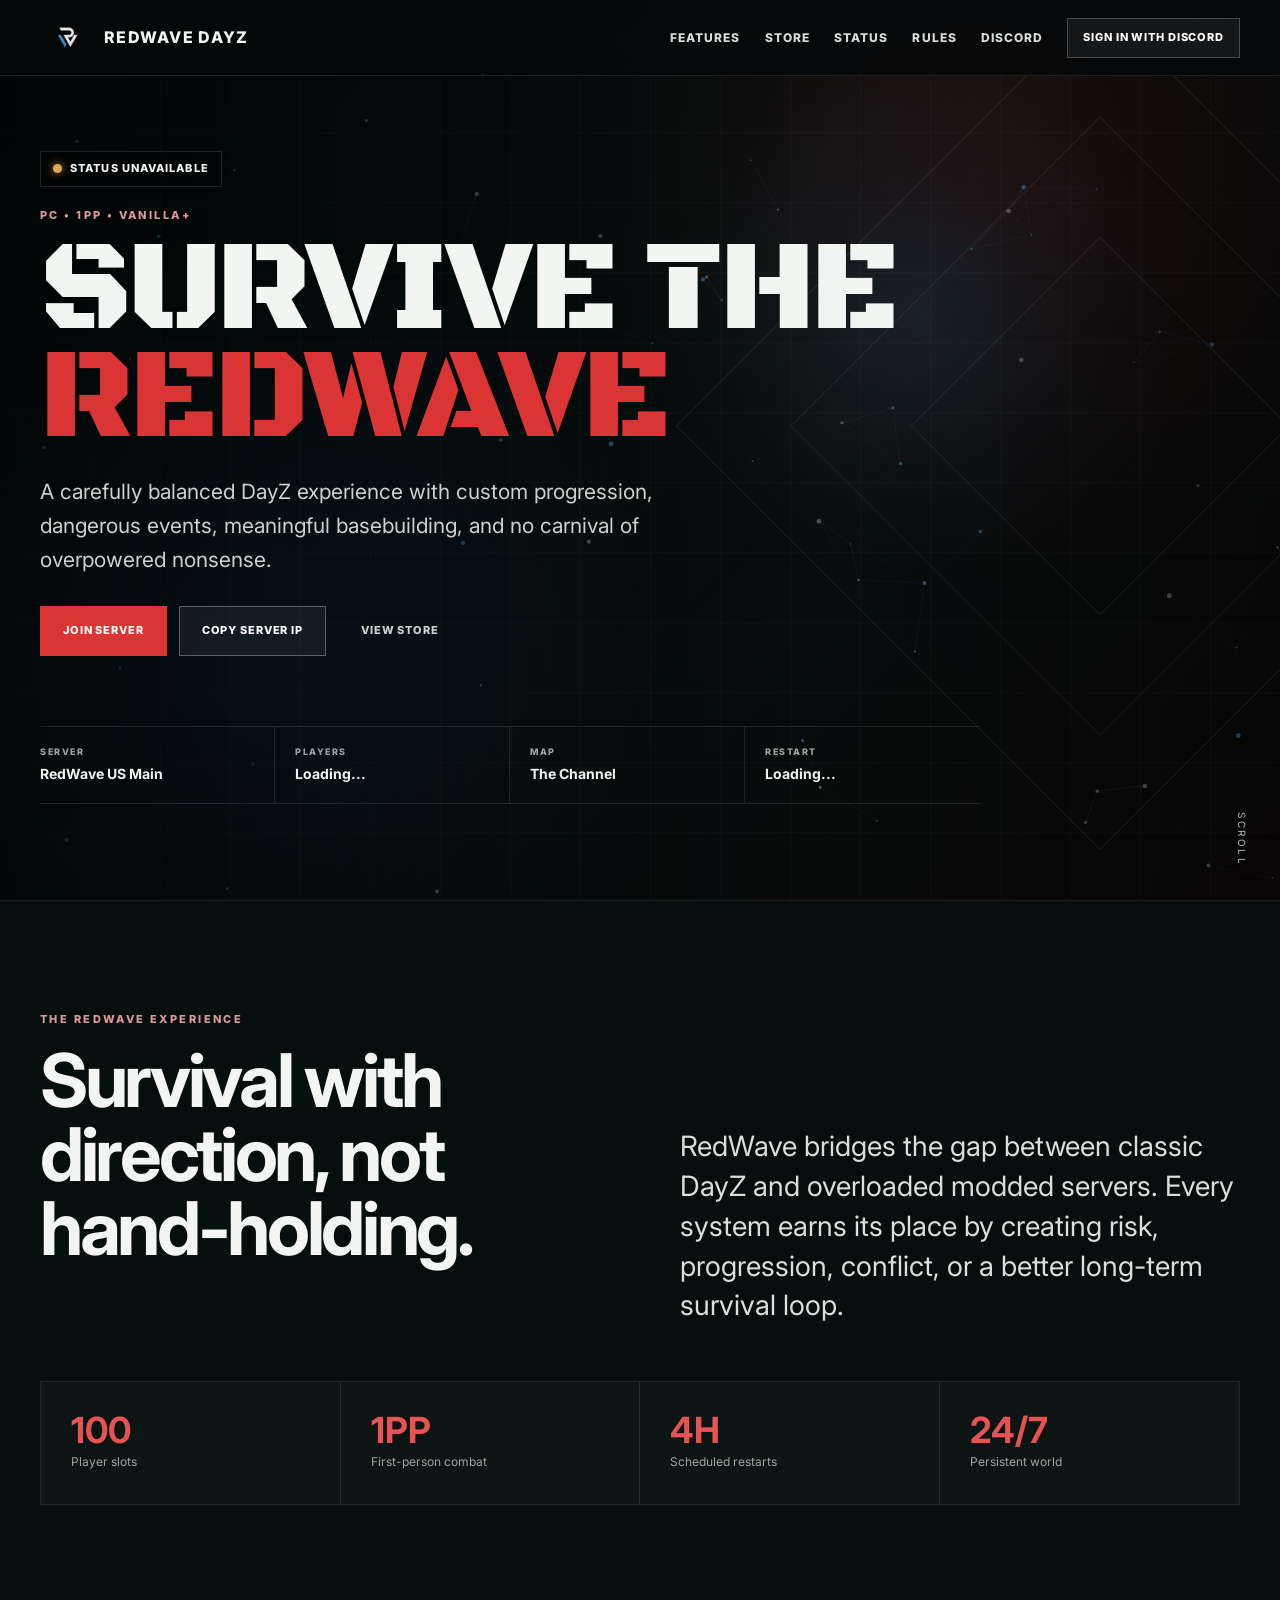
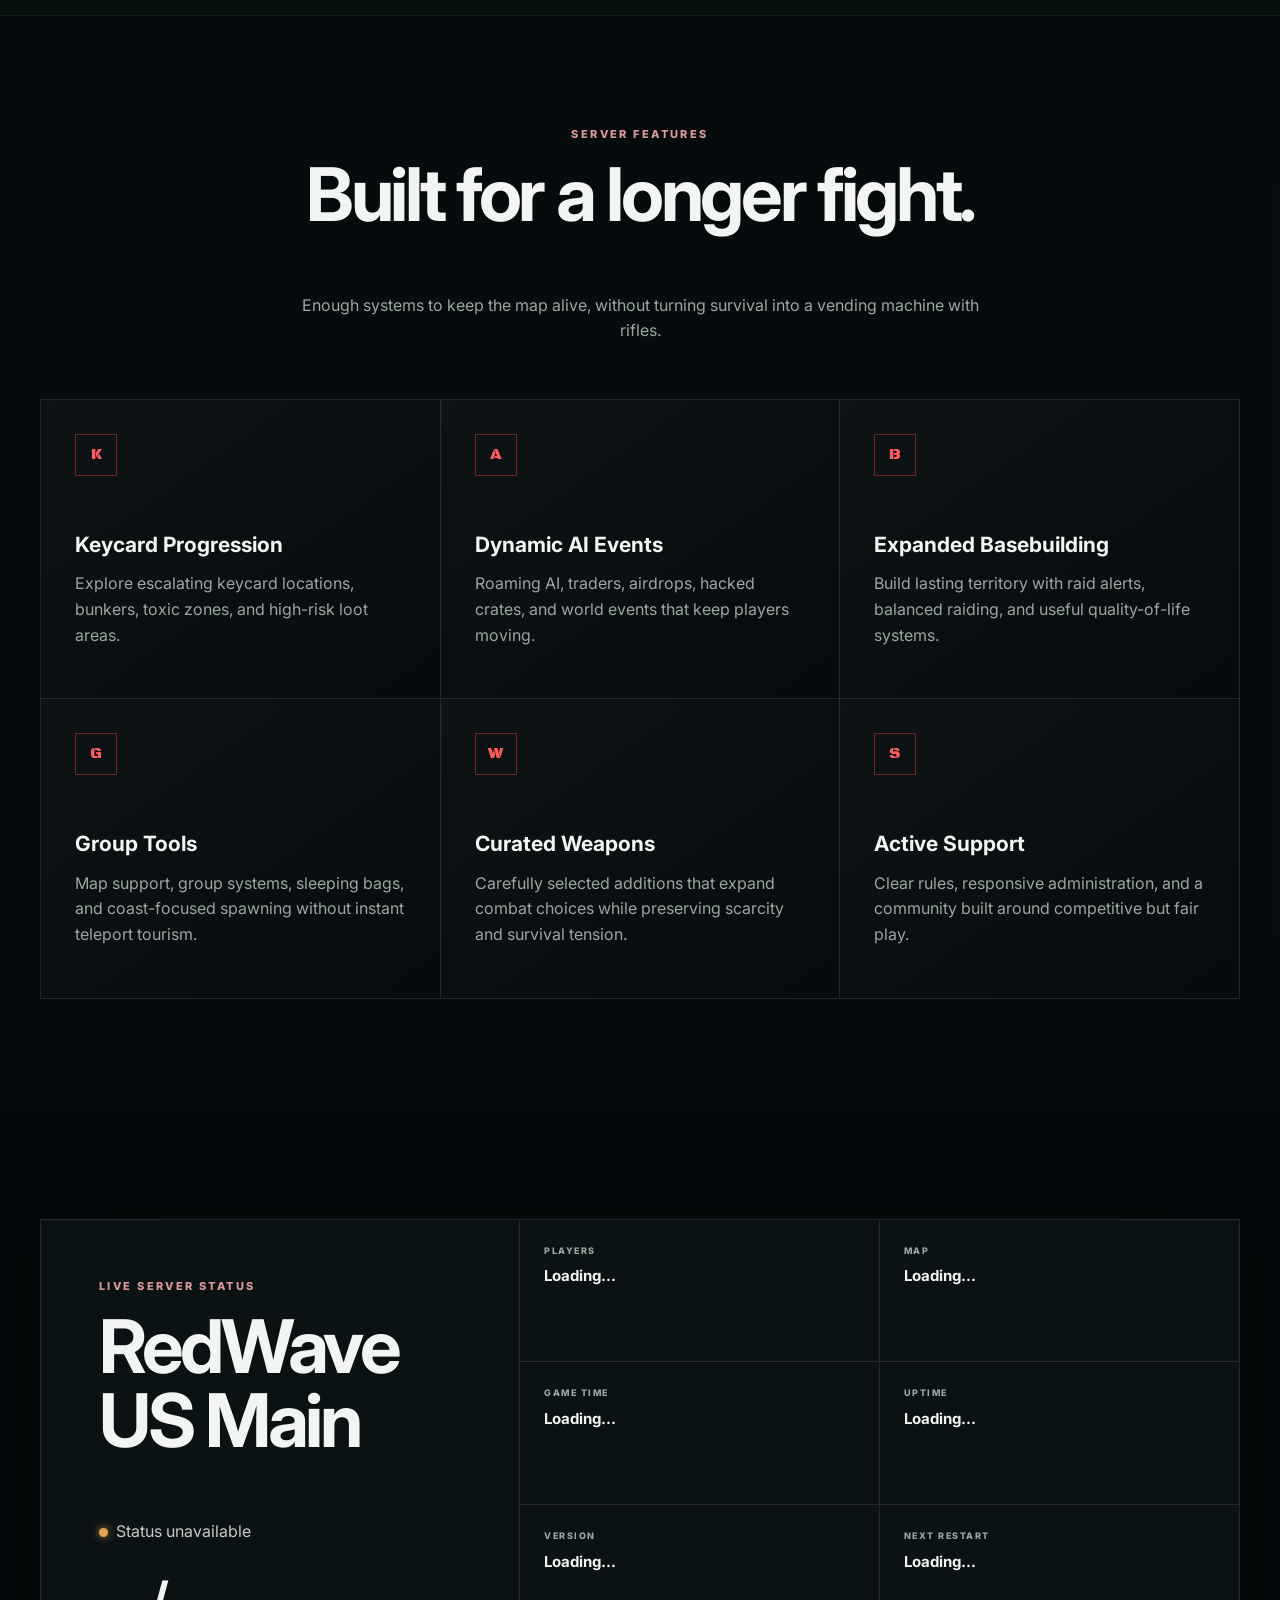
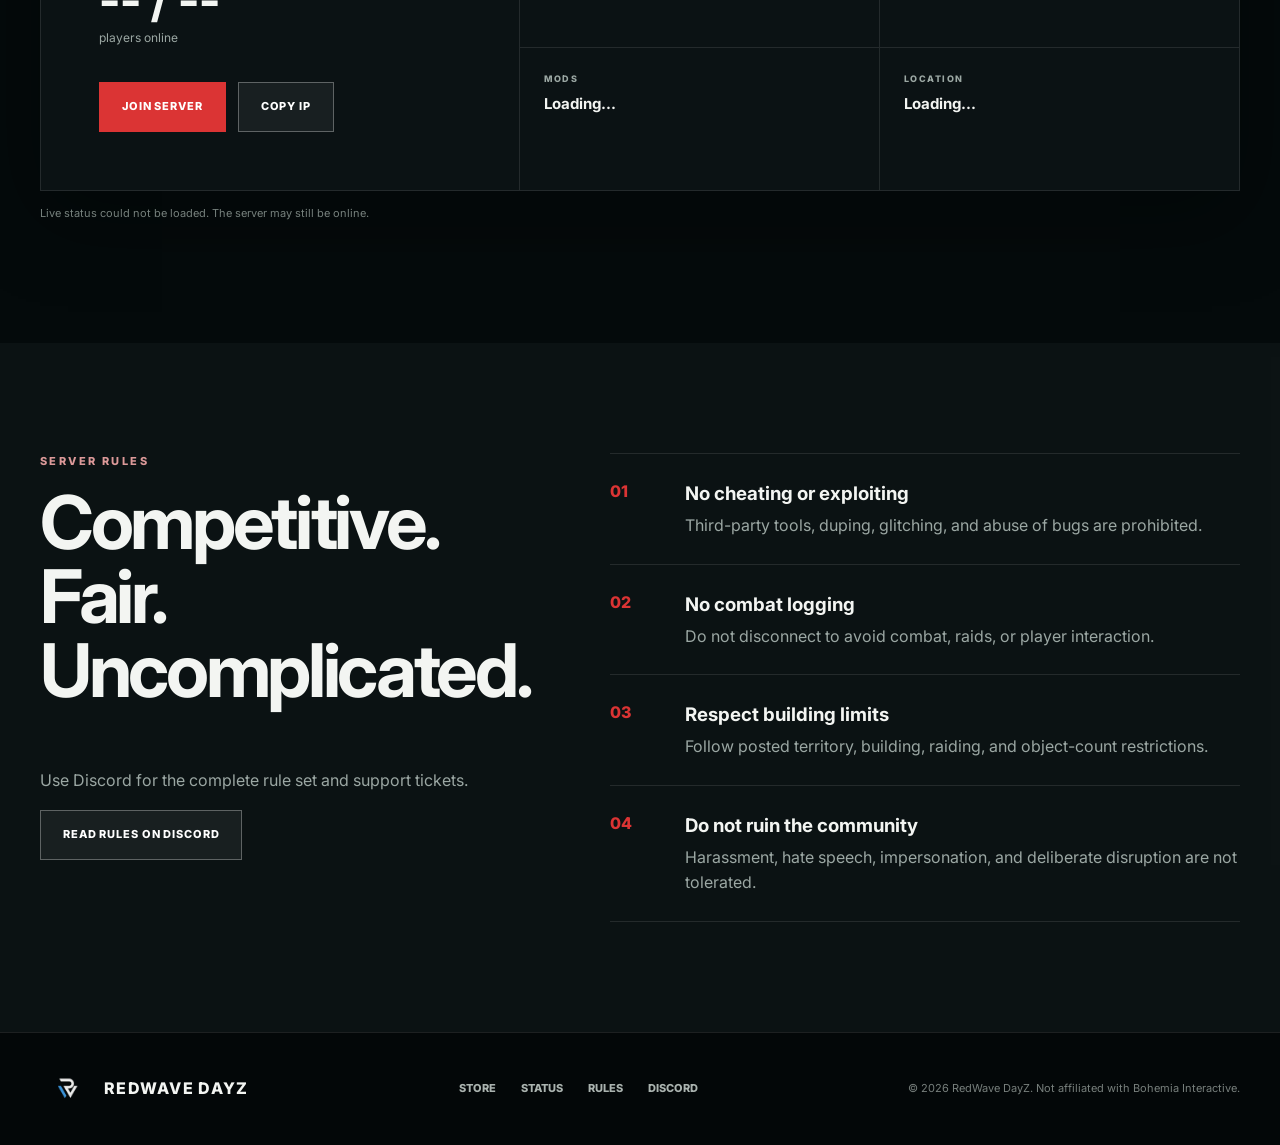
<file: index.html>
<!DOCTYPE html>

<html lang="en">
<head>
<meta charset="utf-8"/>
<meta content="width=device-width, initial-scale=1.0" name="viewport"/>
<meta content="RedWave DayZ, a balanced PC vanilla-plus survival server on The Channel with live server status and community features." name="description"/>
<title>RedWave DayZ | The Channel Vanilla+ Server</title>
<link href="https://fonts.googleapis.com" rel="preconnect"/>
<link crossorigin="" href="https://fonts.gstatic.com" rel="preconnect"/>
<link href="https://fonts.googleapis.com/css2?family=Black+Ops+One&amp;family=Inter:wght@400;500;600;700;800&amp;display=swap" rel="stylesheet"/>
<link href="styles.css?v=6" rel="stylesheet"/>
</head>
<body>
<canvas aria-hidden="true" id="interactiveBackground"></canvas>
<header class="site-header">
<a aria-label="RedWave home" class="brand" href="#home">
<img alt="RedWave logo" class="brand-logo" src="redwave-logo.png"/>
<span>REDWAVE DAYZ</span>
</a>
<button aria-expanded="false" aria-label="Open menu" class="menu-button" id="menuButton">
<span></span><span></span><span></span>
</button>
<nav aria-label="Main navigation" id="mainNav">
<a href="#features">Features</a>
<a href="store.html">Store</a>
<a href="#status">Status</a>
<a href="#rules">Rules</a>
<a href="https://discord.gg/wgDtSu8fn2" rel="noopener" target="_blank">Discord</a>
<button class="nav-login" id="discordLoginButton" type="button">Sign in with Discord</button>
</nav>
</header>
<main>
<section class="hero" id="home">
<div class="hero-overlay"></div>
<div class="hero-grid"></div>
<div class="hero-content">
<div class="hero-badge"><span class="status-dot" id="heroStatusDot"></span><span id="heroServerStatus">Checking server</span></div>
<p class="eyebrow">PC • 1PP • VANILLA+</p>
<h1>SURVIVE THE<br/><span>REDWAVE</span></h1>
<p class="hero-copy">A carefully balanced DayZ experience with custom progression, dangerous events, meaningful basebuilding, and no carnival of overpowered nonsense.</p>
<div class="hero-actions">
<a class="primary-button" href="steam://connect/146.168.41.133:2302">Join Server</a>
<button class="secondary-button" data-copy="146.168.41.133:2302">Copy Server IP</button>
<a class="ghost-button" href="store.html">View Store</a>
</div>
<div class="server-strip">
<div><span>SERVER</span><strong>RedWave US Main</strong></div>
<div><span>PLAYERS</span><strong id="heroPlayers">Loading...</strong></div>
<div><span>MAP</span><strong id="heroMap">The Channel</strong></div>
<div><span>RESTART</span><strong id="heroRestart">Loading...</strong></div>
</div>
</div>
<a class="scroll-cue" href="#features">SCROLL</a>
</section>
<section class="section intro-section">
<div class="intro-grid">
<div>
<p class="eyebrow">THE REDWAVE EXPERIENCE</p>
<h2>Survival with direction, not hand-holding.</h2>
</div>
<p class="lead">RedWave bridges the gap between classic DayZ and overloaded modded servers. Every system earns its place by creating risk, progression, conflict, or a better long-term survival loop.</p>
</div>
<div class="quick-stats">
<article><strong>100</strong><span>Player slots</span></article>
<article><strong>1PP</strong><span>First-person combat</span></article>
<article><strong>4H</strong><span>Scheduled restarts</span></article>
<article><strong>24/7</strong><span>Persistent world</span></article>
</div>
</section>
<section class="section dark-section" id="features">
<div class="section-heading centered">
<p class="eyebrow">SERVER FEATURES</p>
<h2>Built for a longer fight.</h2>
<p>Enough systems to keep the map alive, without turning survival into a vending machine with rifles.</p>
</div>
<div class="feature-grid">
<article class="feature-card"><span class="feature-icon">K</span><h3>Keycard Progression</h3><p>Explore escalating keycard locations, bunkers, toxic zones, and high-risk loot areas.</p></article>
<article class="feature-card"><span class="feature-icon">A</span><h3>Dynamic AI Events</h3><p>Roaming AI, traders, airdrops, hacked crates, and world events that keep players moving.</p></article>
<article class="feature-card"><span class="feature-icon">B</span><h3>Expanded Basebuilding</h3><p>Build lasting territory with raid alerts, balanced raiding, and useful quality-of-life systems.</p></article>
<article class="feature-card"><span class="feature-icon">G</span><h3>Group Tools</h3><p>Map support, group systems, sleeping bags, and coast-focused spawning without instant teleport tourism.</p></article>
<article class="feature-card"><span class="feature-icon">W</span><h3>Curated Weapons</h3><p>Carefully selected additions that expand combat choices while preserving scarcity and survival tension.</p></article>
<article class="feature-card"><span class="feature-icon">S</span><h3>Active Support</h3><p>Clear rules, responsive administration, and a community built around competitive but fair play.</p></article>
</div>
</section>

<section class="section status-section" id="status">
<div class="status-shell">
<div class="status-summary">
<p class="eyebrow">LIVE SERVER STATUS</p>
<h2 id="liveServerName">RedWave US Main</h2>
<p class="status-line"><span class="status-dot" id="statusDot"></span><span id="serverStatus">Loading...</span></p>
<div class="status-player-count"><strong id="livePlayersLarge">-- / --</strong><span>players online</span></div>
<div class="hero-actions">
<a class="primary-button" href="steam://connect/146.168.41.133:2302">Join Server</a>
<button class="secondary-button" data-copy="146.168.41.133:2302">Copy IP</button>
</div>
</div>
<div class="status-details">
<div><span>Players</span><strong id="livePlayers">Loading...</strong></div>
<div><span>Map</span><strong id="liveMap">Loading...</strong></div>
<div><span>Game Time</span><strong id="liveTime">Loading...</strong></div>
<div><span>Uptime</span><strong id="liveUptime">Loading...</strong></div>
<div><span>Version</span><strong id="liveVersion">Loading...</strong></div>
<div><span>Next Restart</span><strong id="liveRestart">Loading...</strong></div>
<div><span>Mods</span><strong id="liveMods">Loading...</strong></div>
<div><span>Location</span><strong id="liveLocation">Loading...</strong></div>
</div>
</div>
<p class="small-note" id="statusUpdated">Connecting to RedWave live server...</p>
</section>
<section class="section rules-section" id="rules">
<div class="rules-layout">
<div><p class="eyebrow">SERVER RULES</p><h2>Competitive.<br/>Fair.<br/>Uncomplicated.</h2><p class="muted">Use Discord for the complete rule set and support tickets.</p><a class="secondary-button" href="https://discord.gg/wgDtSu8fn2" rel="noopener" target="_blank">Read Rules on Discord</a></div>
<div class="rules-list">
<article><span>01</span><div><h3>No cheating or exploiting</h3><p>Third-party tools, duping, glitching, and abuse of bugs are prohibited.</p></div></article>
<article><span>02</span><div><h3>No combat logging</h3><p>Do not disconnect to avoid combat, raids, or player interaction.</p></div></article>
<article><span>03</span><div><h3>Respect building limits</h3><p>Follow posted territory, building, raiding, and object-count restrictions.</p></div></article>
<article><span>04</span><div><h3>Do not ruin the community</h3><p>Harassment, hate speech, impersonation, and deliberate disruption are not tolerated.</p></div></article>
</div>
</div>
</section>

</main>
<footer>
<div class="brand"><img alt="RedWave logo" class="brand-logo" src="redwave-logo.png"/><span>REDWAVE DAYZ</span></div>
<div class="footer-links"><a href="store.html">Store</a><a href="#status">Status</a><a href="#rules">Rules</a><a href="https://discord.gg/wgDtSu8fn2" rel="noopener" target="_blank">Discord</a></div>
<p>© <span id="year"></span> RedWave DayZ. Not affiliated with Bohemia Interactive.</p>
</footer>
<div class="toast" id="toast" role="status">Server IP copied</div>
<div aria-hidden="true" class="modal" id="comingSoonModal">
<div class="modal-backdrop" data-close-modal=""></div>
<div aria-labelledby="modalTitle" aria-modal="true" class="modal-card" role="dialog">
<button aria-label="Close" class="modal-close" data-close-modal="" type="button">×</button>
<p class="eyebrow">BACKEND REQUIRED</p>
<h2 id="modalTitle">Checkout is not connected yet.</h2>
<p id="modalMessage">This front-end is ready, but Discord OAuth, Steam linking, PayPal checkout, and CFTools fulfillment still need to be added to your Cloudflare Worker.</p>
<button class="primary-button wide" data-close-modal="" type="button">Close</button>
</div>
</div>
<script src="script.js?v=6"></script>
</body>
</html>
</file>
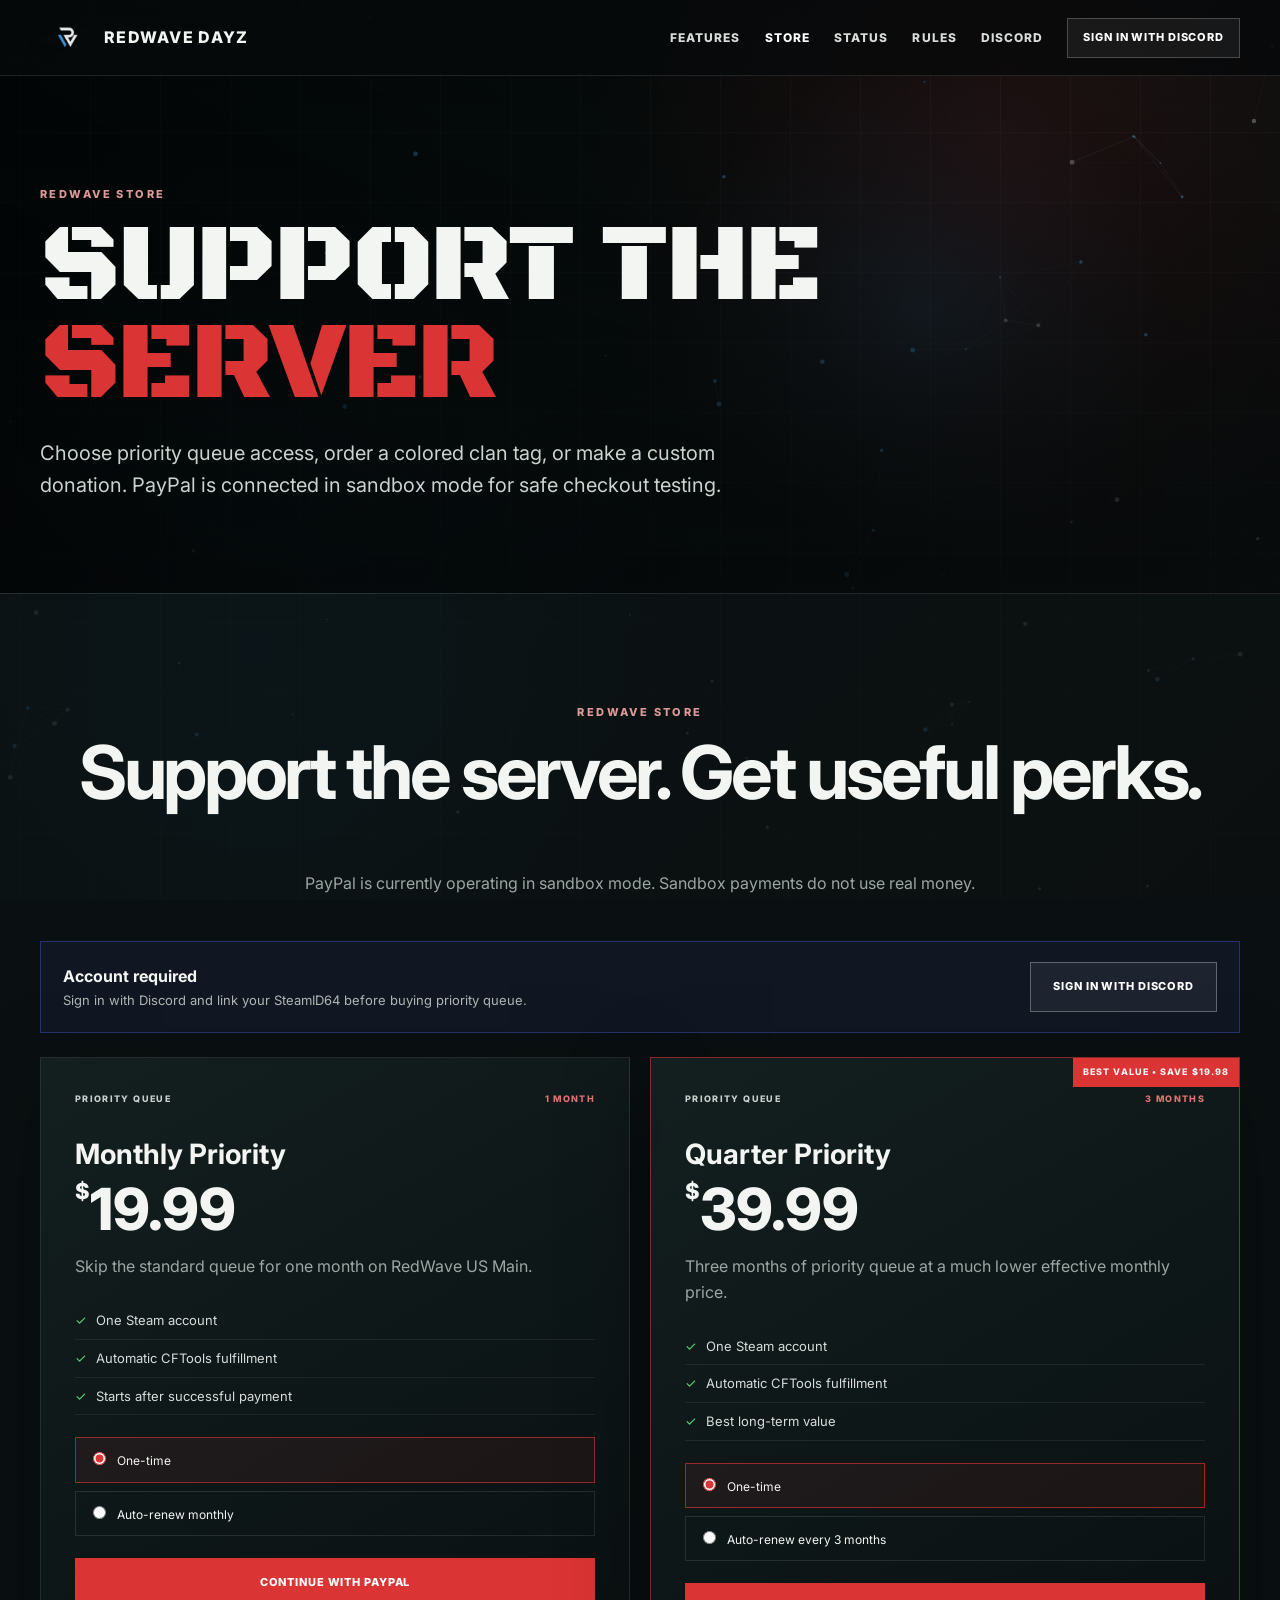
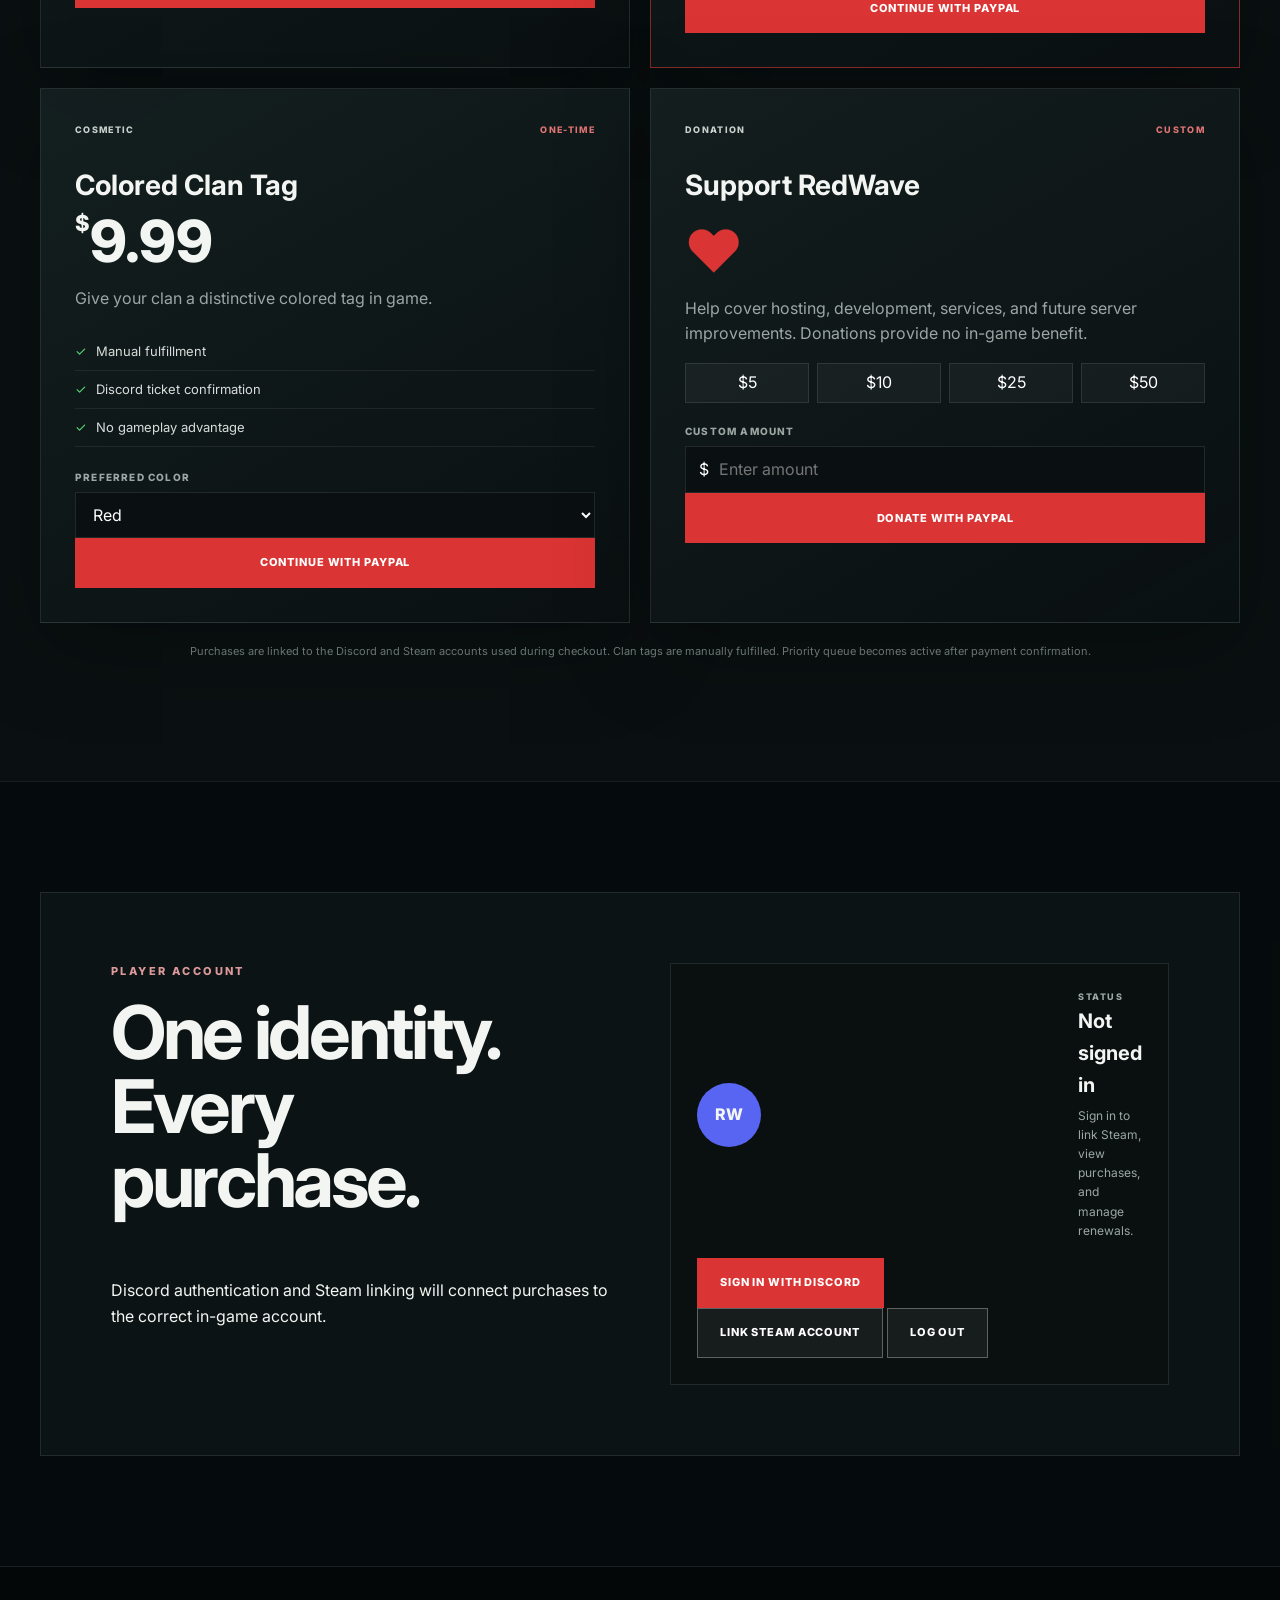
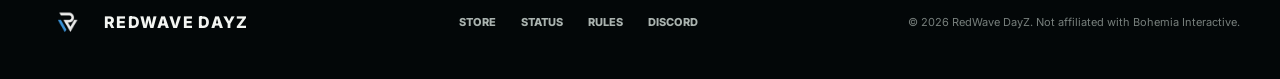
<file: admin.html>
<!DOCTYPE html>
<html lang="en">
<head>
  <meta charset="UTF-8">
  <meta name="viewport" content="width=device-width, initial-scale=1.0">
  <meta name="description" content="RedWave DayZ administration dashboard.">
  <title>RedWave Admin Dashboard</title>
  <link rel="preconnect" href="https://fonts.googleapis.com">
  <link rel="preconnect" href="https://fonts.gstatic.com" crossorigin>
  <link href="https://fonts.googleapis.com/css2?family=Black+Ops+One&family=Inter:wght@400;500;600;700;800&display=swap" rel="stylesheet">
  <link rel="stylesheet" href="styles.css?v=9">
  <link rel="stylesheet" href="admin.css?v=1">
</head>
<body class="admin-page">
  <canvas id="interactiveBackground" aria-hidden="true"></canvas>

  <header class="site-header">
    <a class="brand" href="index.html" aria-label="RedWave home">
      <img class="brand-logo" src="redwave-logo.png" alt="RedWave logo">
      <span>REDWAVE DAYZ</span>
    </a>

    <nav aria-label="Admin navigation">
      <a href="index.html">Home</a>
      <a href="store.html">Store</a>
      <a href="admin.html" aria-current="page">Admin</a>
      <button class="nav-login" id="adminLogoutButton" type="button">Log out</button>
    </nav>
  </header>

  <main class="admin-main">
    <section class="admin-hero">
      <div>
        <p class="eyebrow">REDWAVE CONTROL CENTER</p>
        <h1>ADMIN<br><span>DASHBOARD</span></h1>
        <p>Manage purchases, player accounts, subscriptions, and manual fulfillment from one place.</p>
      </div>
      <div class="admin-session-card">
        <span>Signed in as</span>
        <strong id="adminName">Loading...</strong>
        <small id="adminDiscordId"></small>
      </div>
    </section>

    <section id="adminDenied" class="admin-denied" hidden>
      <h2>Administrator access required</h2>
      <p>This Discord account is not listed in the Worker variable <code>ADMIN_DISCORD_IDS</code>.</p>
      <a class="primary-button" href="store.html">Return to Store</a>
    </section>

    <section id="adminContent" hidden>
      <div class="admin-stats">
        <article class="stat-card">
          <span>Revenue Today</span>
          <strong id="statRevenueToday">$0.00</strong>
        </article>
        <article class="stat-card">
          <span>Revenue This Month</span>
          <strong id="statRevenueMonth">$0.00</strong>
        </article>
        <article class="stat-card">
          <span>Total Revenue</span>
          <strong id="statRevenueTotal">$0.00</strong>
        </article>
        <article class="stat-card">
          <span>Active Priority</span>
          <strong id="statActivePriority">0</strong>
        </article>
        <article class="stat-card">
          <span>Active Subscriptions</span>
          <strong id="statSubscriptions">0</strong>
        </article>
        <article class="stat-card">
          <span>Pending Clan Tags</span>
          <strong id="statClanTags">0</strong>
        </article>
        <article class="stat-card">
          <span>Registered Users</span>
          <strong id="statUsers">0</strong>
        </article>
      </div>

      <section class="admin-panel">
        <div class="admin-panel-header">
          <div>
            <p class="eyebrow">PURCHASE MANAGEMENT</p>
            <h2>Recent purchases</h2>
          </div>
          <button class="secondary-button" id="refreshAdminButton" type="button">Refresh</button>
        </div>

        <div class="admin-filters">
          <input id="purchaseSearch" type="search" placeholder="Search Discord or Steam ID">
          <select id="purchaseProduct">
            <option value="">All products</option>
            <option value="donation">Donations</option>
            <option value="priority-1-month">Priority 1 Month</option>
            <option value="priority-3-month">Priority 3 Months</option>
            <option value="clan-tag">Clan Tags</option>
          </select>
          <select id="purchaseStatus">
            <option value="">All payment statuses</option>
            <option value="completed">Completed</option>
            <option value="created">Created</option>
            <option value="refunded">Refunded</option>
          </select>
          <button class="secondary-button" id="applyPurchaseFilters" type="button">Apply</button>
        </div>

        <div class="admin-table-wrap">
          <table class="admin-table">
            <thead>
              <tr>
                <th>Player</th>
                <th>Product</th>
                <th>Amount</th>
                <th>Payment</th>
                <th>Fulfillment</th>
                <th>Expiry</th>
                <th>Actions</th>
              </tr>
            </thead>
            <tbody id="purchaseTableBody">
              <tr><td colspan="7">Loading purchases...</td></tr>
            </tbody>
          </table>
        </div>
      </section>

      <section class="admin-panel">
        <div class="admin-panel-header">
          <div>
            <p class="eyebrow">PLAYER DIRECTORY</p>
            <h2>Users</h2>
          </div>
        </div>

        <div class="admin-filters">
          <input id="userSearch" type="search" placeholder="Search username, Discord ID, or Steam ID">
          <button class="secondary-button" id="applyUserSearch" type="button">Search</button>
        </div>

        <div class="admin-table-wrap">
          <table class="admin-table">
            <thead>
              <tr>
                <th>Discord</th>
                <th>Discord ID</th>
                <th>Steam ID</th>
                <th>Purchases</th>
                <th>Total Spent</th>
                <th>Joined</th>
              </tr>
            </thead>
            <tbody id="userTableBody">
              <tr><td colspan="6">Loading users...</td></tr>
            </tbody>
          </table>
        </div>
      </section>
    </section>
  </main>

  <div class="toast" id="toast" role="status"></div>
  <script src="admin.js?v=1"></script>
</body>
</html>
</file>
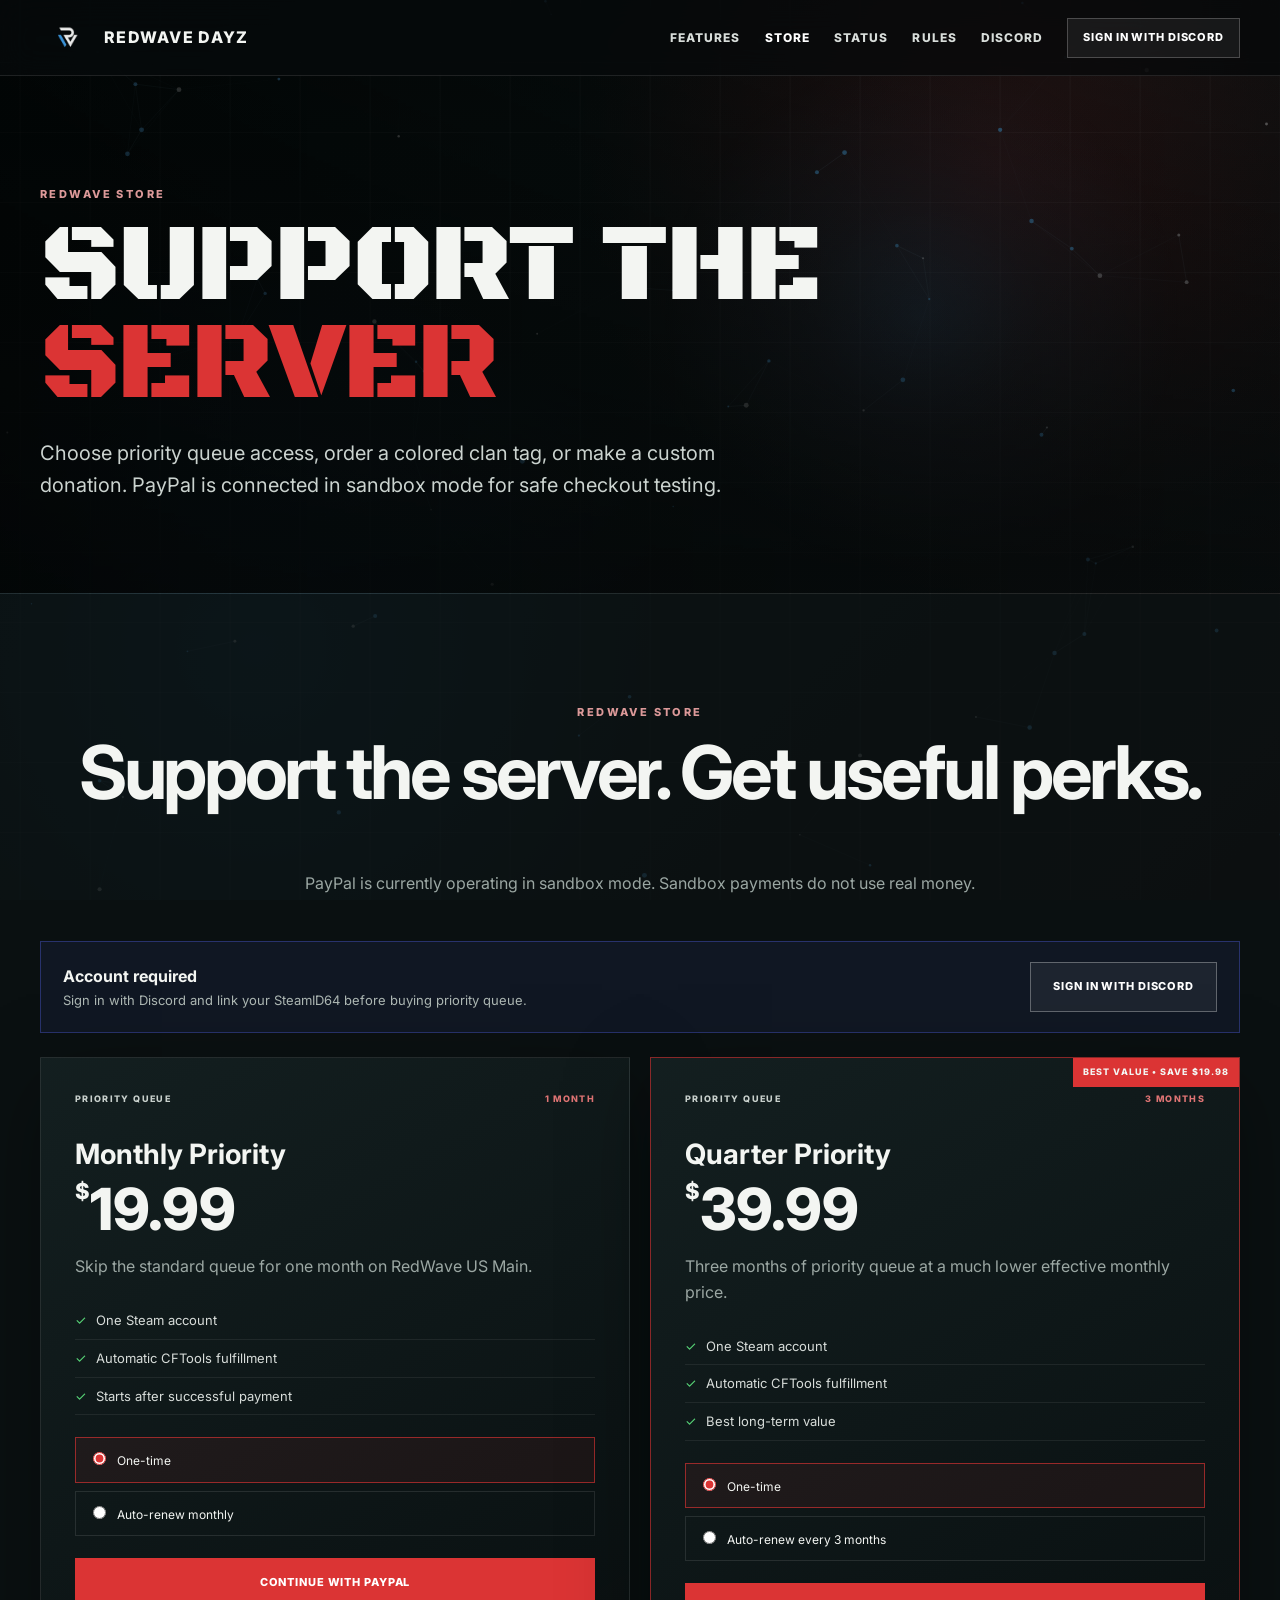
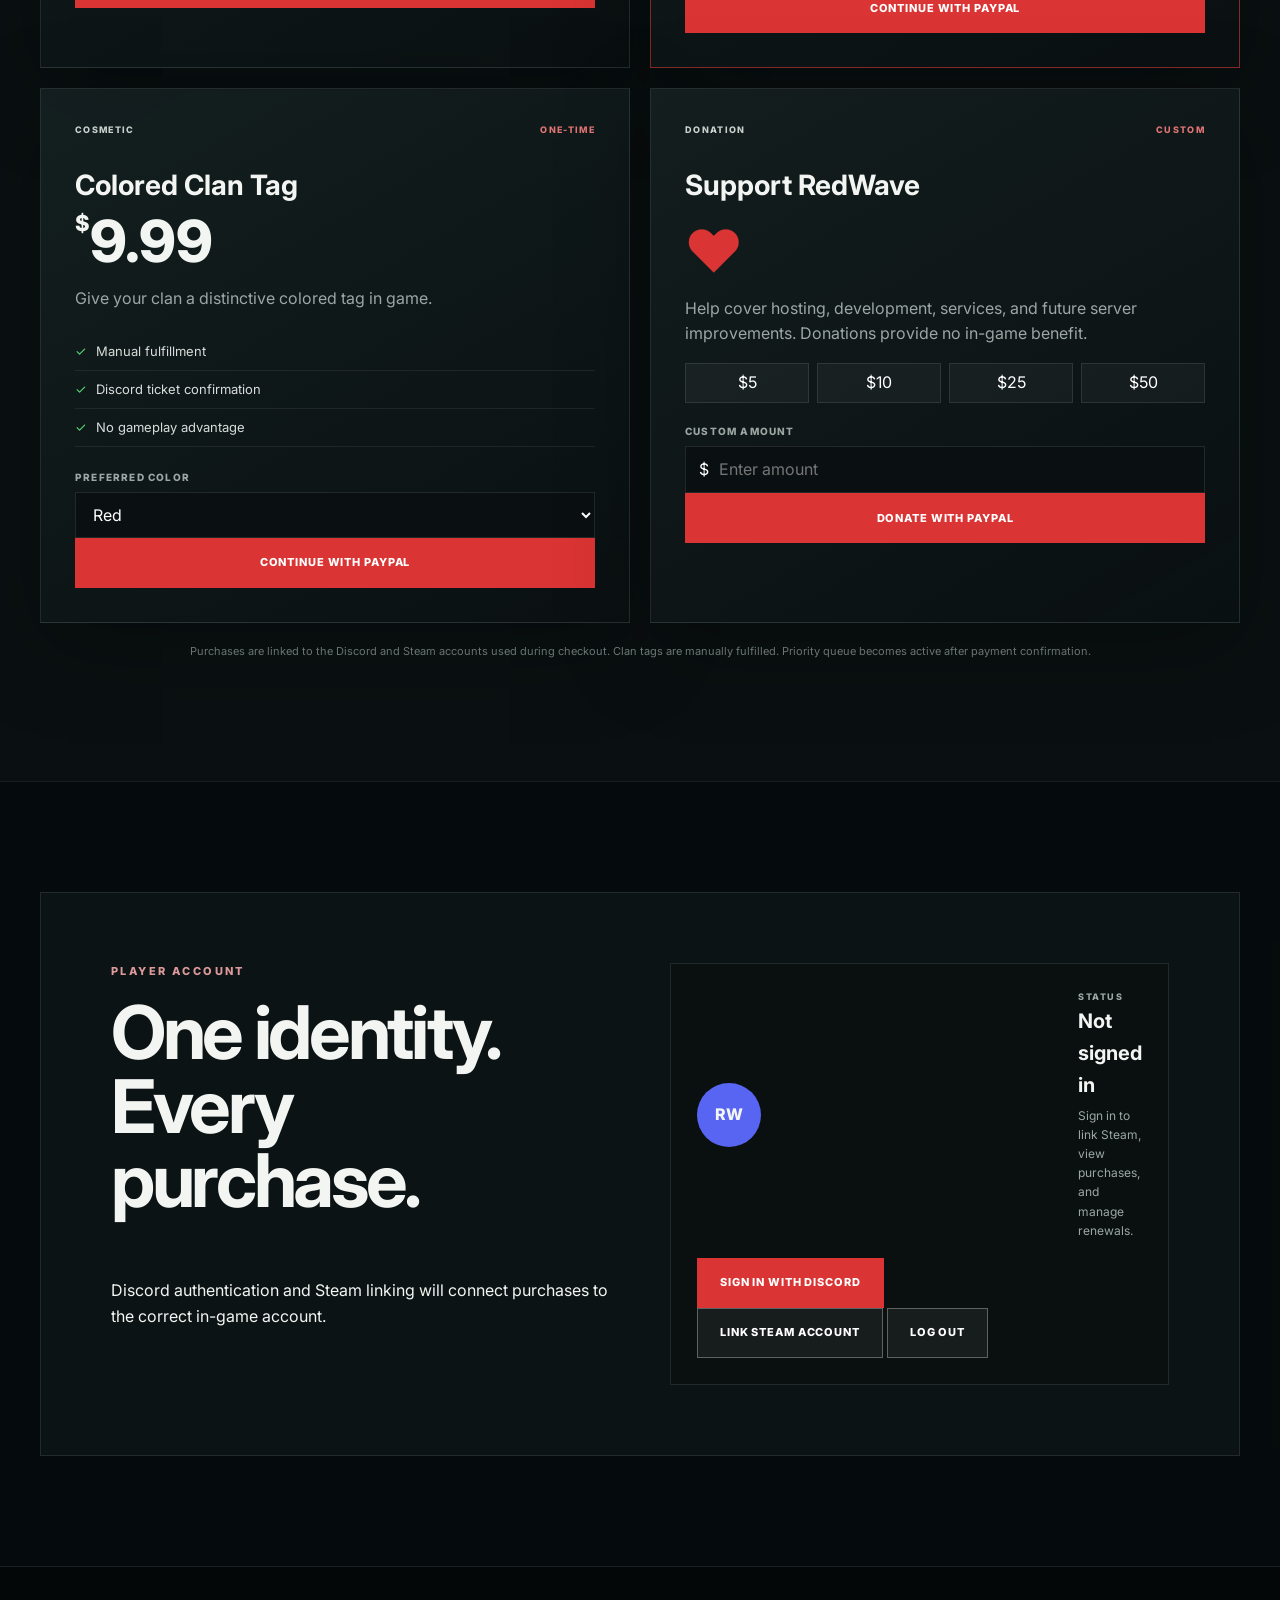
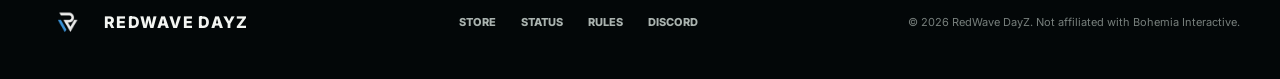
<file: store.html>
<!DOCTYPE html>
<html lang="en">
<head>
  <meta charset="UTF-8">
  <meta name="viewport" content="width=device-width, initial-scale=1.0">
  <meta name="description" content="RedWave DayZ store for priority queue, colored clan tags, and server donations.">
  <title>RedWave Store | Priority Queue & Clan Tags</title>
  <link rel="preconnect" href="https://fonts.googleapis.com">
  <link rel="preconnect" href="https://fonts.gstatic.com" crossorigin>
  <link href="https://fonts.googleapis.com/css2?family=Black+Ops+One&family=Inter:wght@400;500;600;700;800&display=swap" rel="stylesheet">
  <link rel="stylesheet" href="styles.css?v=9">
</head>
<body class="store-page">
  <canvas id="interactiveBackground" aria-hidden="true"></canvas>
  <header class="site-header">
    <a class="brand" href="index.html" aria-label="RedWave home">
      <img class="brand-logo" src="redwave-logo.png" alt="RedWave logo">
      <span>REDWAVE DAYZ</span>
    </a>
    <button class="menu-button" id="menuButton" aria-label="Open menu" aria-expanded="false"><span></span><span></span><span></span></button>
    <nav id="mainNav" aria-label="Main navigation">
      <a href="index.html#features">Features</a>
      <a href="store.html" aria-current="page">Store</a>
      <a href="index.html#status">Status</a>
      <a href="index.html#rules">Rules</a>
      <a href="https://discord.gg/wgDtSu8fn2" target="_blank" rel="noopener">Discord</a>
      <a href="admin.html" id="adminNavLink" hidden>Admin</a>
      <button class="nav-login" id="discordLoginButton" type="button">Sign in with Discord</button>
    </nav>
  </header>
  <main class="store-page-main">
    <section class="store-hero">
      <div class="store-hero-content">
        <p class="eyebrow">REDWAVE STORE</p>
        <h1>SUPPORT THE<br><span>SERVER</span></h1>
        <p>Choose priority queue access, order a colored clan tag, or make a custom donation. PayPal is connected in sandbox mode for safe checkout testing.</p>
      </div>
    </section>
    <section class="section store-section" id="store">
<div class="section-heading centered">
<p class="eyebrow">REDWAVE STORE</p>
<h2>Support the server. Get useful perks.</h2>
<p>PayPal is currently operating in sandbox mode. Sandbox payments do not use real money.</p>
</div>
<div class="store-notice">
<div><strong>Account required</strong><span>Sign in with Discord and link your SteamID64 before buying priority queue.</span></div>
<button class="secondary-button" id="storeLoginButton" type="button">Sign in with Discord</button>
</div>
<div class="product-grid">
<article class="product-card">
<div class="product-top"><span class="product-type">PRIORITY QUEUE</span><span class="product-duration">1 MONTH</span></div>
<h3>Monthly Priority</h3>
<div class="price"><span>$</span>19.99</div>
<p>Skip the standard queue for one month on RedWave US Main.</p>
<ul><li>One Steam account</li><li>Automatic CFTools fulfillment</li><li>Starts after successful payment</li></ul>
<div class="purchase-choice" data-product="priority-1-month">
<label><input checked="" name="priority1" type="radio" value="one_time"/> One-time</label>
<label><input name="priority1" type="radio" value="recurring"/> Auto-renew monthly</label>
</div>
<button class="primary-button wide purchase-button" data-product="priority-1-month">Continue with PayPal</button>
</article>
<article class="product-card featured-product">
<span class="best-value">BEST VALUE • SAVE $19.98</span>
<div class="product-top"><span class="product-type">PRIORITY QUEUE</span><span class="product-duration">3 MONTHS</span></div>
<h3>Quarter Priority</h3>
<div class="price"><span>$</span>39.99</div>
<p>Three months of priority queue at a much lower effective monthly price.</p>
<ul><li>One Steam account</li><li>Automatic CFTools fulfillment</li><li>Best long-term value</li></ul>
<div class="purchase-choice" data-product="priority-3-month">
<label><input checked="" name="priority3" type="radio" value="one_time"/> One-time</label>
<label><input name="priority3" type="radio" value="recurring"/> Auto-renew every 3 months</label>
</div>
<button class="primary-button wide purchase-button" data-product="priority-3-month">Continue with PayPal</button>
</article>
<article class="product-card">
<div class="product-top"><span class="product-type">COSMETIC</span><span class="product-duration">ONE-TIME</span></div>
<h3>Colored Clan Tag</h3>
<div class="price"><span>$</span>9.99</div>
<p>Give your clan a distinctive colored tag in game.</p>
<ul><li>Manual fulfillment</li><li>Discord ticket confirmation</li><li>No gameplay advantage</li></ul>
<label class="select-label" for="clanTagColor">Preferred color</label>
<select class="store-select" id="clanTagColor">
<option value="red">Red</option><option value="blue">Blue</option><option value="green">Green</option><option value="purple">Purple</option><option value="orange">Orange</option><option value="yellow">Yellow</option><option value="custom">Request another color</option>
</select>
<button class="primary-button wide purchase-button" data-product="clan-tag">Continue with PayPal</button>
</article>
<article class="product-card donation-card">
<div class="product-top"><span class="product-type">DONATION</span><span class="product-duration">CUSTOM</span></div>
<h3>Support RedWave</h3>
<div class="donation-symbol">♥</div>
<p>Help cover hosting, development, services, and future server improvements. Donations provide no in-game benefit.</p>
<div class="donation-presets">
<button data-donation="5" type="button">$5</button><button data-donation="10" type="button">$10</button><button data-donation="25" type="button">$25</button><button data-donation="50" type="button">$50</button>
</div>
<label class="select-label" for="donationAmount">Custom amount</label>
<div class="amount-input"><span>$</span><input id="donationAmount" min="1" placeholder="Enter amount" step="1" type="number"/></div>
<button class="primary-button wide" id="donateButton" type="button">Donate with PayPal</button>
</article>
</div>
<p class="store-footnote">Purchases are linked to the Discord and Steam accounts used during checkout. Clan tags are manually fulfilled. Priority queue becomes active after payment confirmation.</p>
</section>
    <section class="section account-section" id="account">
<div class="account-card">
<div><p class="eyebrow">PLAYER ACCOUNT</p><h2>One identity. Every purchase.</h2><p>Discord authentication and Steam linking will connect purchases to the correct in-game account.</p></div>
<div class="account-preview" id="accountPreview">
<div class="avatar-placeholder" id="accountAvatar">RW</div>
<div>
  <span class="account-label">STATUS</span>
  <strong id="accountStatus">Not signed in</strong>
  <p id="accountDetails">Sign in to link Steam, view purchases, and manage renewals.</p>
</div>
<div class="account-actions">
  <button class="primary-button" id="accountLoginButton" type="button">Sign in with Discord</button>
  <button class="secondary-button" id="linkSteamButton" type="button" hidden>Link Steam Account</button>
  <button class="secondary-button" id="logoutButton" type="button" hidden>Log out</button>
</div>
</div>
</div>
</section>
  </main>
  <footer>
<div class="brand"><img alt="RedWave logo" class="brand-logo" src="redwave-logo.png"/><span>REDWAVE DAYZ</span></div>
<div class="footer-links"><a href="store.html">Store</a><a href="index.html#status">Status</a><a href="index.html#rules">Rules</a><a href="https://discord.gg/wgDtSu8fn2" rel="noopener" target="_blank">Discord</a></div>
<p>© <span id="year"></span> RedWave DayZ. Not affiliated with Bohemia Interactive.</p>
</footer>
  <div class="toast" id="toast" role="status">Server IP copied</div>
  <div aria-hidden="true" class="modal" id="comingSoonModal">
<div class="modal-backdrop" data-close-modal=""></div>
<div aria-labelledby="modalTitle" aria-modal="true" class="modal-card" role="dialog">
<button aria-label="Close" class="modal-close" data-close-modal="" type="button">×</button>
<p class="eyebrow">BACKEND REQUIRED</p>
<h2 id="modalTitle">Checkout is not connected yet.</h2>
<p id="modalMessage">This front-end is ready, but Discord OAuth, Steam linking, PayPal checkout, and CFTools fulfillment still need to be added to your Cloudflare Worker.</p>
<button class="primary-button wide" data-close-modal="" type="button">Close</button>
</div>
</div>
  <script src="script.js?v=9"></script>
</body>
</html>
</file>
<file: styles.css>
:root {
	--bg: #060a0b;
	--panel: #0d1415;
	--panel2: #121c1d;
	--text: #f3f5f2;
	--muted: #9ba7a3;
	--accent: #db3434;
	--accent2: #8b1e1e;
	--blue: #49a9e8;
	--green: #58d879;
	--line: rgba(255, 255, 255, .1);
	--max: 1200px;
	--radius: 8px;
	--shadow: 0 24px 80px rgba(0, 0, 0, .35)
}

* {
	box-sizing: border-box
}

html {
	scroll-behavior: smooth;
	min-height: 100%;
	background: #071010
}

body {
	margin: 0;
	color: var(--text);
	background: transparent;
	font-family: Inter, Arial, sans-serif;
	line-height: 1.6;
	overflow-x: hidden
}

a {
	color: inherit;
	text-decoration: none
}

button,
input,
select {
	font: inherit
}

.site-header {
	position: fixed !important;
	z-index: 50 !important;
	top: 0;
	left: 0;
	right: 0;
	height: 76px;
	display: flex;
	align-items: center;
	justify-content: space-between;
	padding: 0 max(24px, calc((100vw - var(--max))/2));
	background: rgba(5, 8, 9, .82);
	border-bottom: 1px solid var(--line);
	backdrop-filter: blur(16px)
}

.brand {
	display: flex;
	gap: 12px;
	align-items: center;
	font-weight: 800;
	letter-spacing: .08em
}

.brand-logo {
	width: 52px;
	height: 52px;
	object-fit: contain
}

.site-header nav {
	display: flex;
	align-items: center;
	gap: 24px
}

.site-header nav a {
	color: #d8ddda;
	font-size: 12px;
	font-weight: 800;
	text-transform: uppercase;
	letter-spacing: .09em
}

.site-header nav a:hover {
	color: #fff
}

.nav-login {
	min-height: 40px;
	padding: 0 15px;
	border: 1px solid rgba(255, 255, 255, .22);
	background: rgba(255, 255, 255, .06);
	color: #fff;
	font-size: 11px;
	font-weight: 800;
	text-transform: uppercase;
	letter-spacing: .08em;
	cursor: pointer
}

.nav-login:hover {
	background: #5865f2;
	border-color: #5865f2
}

.menu-button {
	display: none;
	width: 40px;
	height: 40px;
	border: 0;
	background: transparent
}

.menu-button span {
	display: block;
	width: 24px;
	height: 2px;
	margin: 5px auto;
	background: #fff
}

#interactiveBackground {
	position: fixed !important;
	inset: 0 !important;
	z-index: 1 !important;
	width: 100vw !important;
	height: 100vh !important;
	pointer-events: none !important;
	background: radial-gradient(circle at 78% 18%, rgba(190, 42, 42, .24), transparent 34%), radial-gradient(circle at 20% 72%, rgba(45, 145, 220, .18), transparent 34%), linear-gradient(135deg, #061010 0%, #0b1515 52%, #120909 100%) !important
}

.site-header,
main,
footer {
	position: relative;
	z-index: 3
}

.hero {
	position: relative;
	min-height: 100vh;
	display: grid;
	align-items: center;
	overflow: hidden;
	padding: 130px 24px 75px;
	background: rgba(3, 8, 8, .27)
}

.hero::before {
	content: "";
	position: absolute;
	inset: 0;
	opacity: .08;
	background-image: linear-gradient(rgba(255, 255, 255, .04) 1px, transparent 1px), linear-gradient(90deg, rgba(255, 255, 255, .04) 1px, transparent 1px);
	background-size: 54px 54px
}

.hero-overlay {
	position: absolute;
	inset: 0;
	background: linear-gradient(90deg, rgba(0, 0, 0, .68), rgba(0, 0, 0, .16) 65%, rgba(0, 0, 0, .38))
}

.hero-grid {
	position: absolute;
	right: -120px;
	top: 14%;
	width: 600px;
	height: 600px;
	border: 1px solid rgba(255, 255, 255, .08);
	transform: rotate(45deg)
}

.hero-grid:before,
.hero-grid:after {
	content: "";
	position: absolute;
	inset: 80px;
	border: 1px solid rgba(255, 255, 255, .07)
}

.hero-grid:after {
	inset: 165px
}

.hero-content {
	position: relative;
	z-index: 2;
	width: min(var(--max), 100%);
	margin: auto
}

.hero-badge {
	display: inline-flex;
	align-items: center;
	padding: 8px 12px;
	margin-bottom: 20px;
	border: 1px solid rgba(255, 255, 255, .12);
	background: rgba(0, 0, 0, .28);
	font-size: 11px;
	font-weight: 800;
	text-transform: uppercase;
	letter-spacing: .1em
}

.status-dot {
	display: inline-block;
	width: 9px;
	height: 9px;
	margin-right: 8px;
	border-radius: 50%;
	background: #d7a24b;
	box-shadow: 0 0 14px rgba(215, 162, 75, .8)
}

.eyebrow {
	margin: 0 0 14px;
	color: #dc9999;
	font-size: 11px;
	font-weight: 800;
	letter-spacing: .22em;
	text-transform: uppercase
}

h1,
h2,
h3,
p {
	margin-top: 0
}

h1 {
	max-width: 900px;
	margin-bottom: 22px;
	font-family: "Black Ops One", Impact, sans-serif;
	font-size: clamp(62px, 10vw, 132px);
	font-weight: 400;
	line-height: .84;
	letter-spacing: -.025em
}

h1 span {
	color: var(--accent)
}

h2 {
	font-size: clamp(38px, 6vw, 74px);
	line-height: 1;
	letter-spacing: -.045em
}

.hero-copy {
	max-width: 700px;
	color: #ccd2ce;
	font-size: clamp(17px, 2vw, 21px)
}

.hero-actions {
	display: flex;
	flex-wrap: wrap;
	gap: 12px;
	margin-top: 30px
}

.primary-button,
.secondary-button,
.ghost-button {
	min-height: 50px;
	display: inline-flex;
	align-items: center;
	justify-content: center;
	padding: 0 22px;
	border: 1px solid transparent;
	cursor: pointer;
	font-weight: 800;
	text-transform: uppercase;
	letter-spacing: .08em;
	font-size: 11px
}

.primary-button {
	color: #fff;
	background: var(--accent)
}

.primary-button:hover {
	background: #ed4545
}

.secondary-button {
	color: #fff;
	background: rgba(255, 255, 255, .055);
	border-color: rgba(255, 255, 255, .3)
}

.secondary-button:hover {
	background: rgba(255, 255, 255, .11)
}

.ghost-button {
	color: #cbd3cf;
	border-color: transparent
}

.ghost-button:hover {
	color: #fff
}

.wide {
	width: 100%
}

.server-strip {
	width: min(940px, 100%);
	display: grid;
	grid-template-columns: repeat(4, 1fr);
	margin-top: 70px;
	border-top: 1px solid var(--line);
	border-bottom: 1px solid var(--line)
}

.server-strip div {
	padding: 18px 20px;
	border-right: 1px solid var(--line)
}

.server-strip div:first-child {
	padding-left: 0
}

.server-strip div:last-child {
	border-right: 0
}

.server-strip span,
.status-details span,
.account-label {
	display: block;
	color: var(--muted);
	font-size: 9px;
	font-weight: 800;
	letter-spacing: .17em;
	text-transform: uppercase
}

.server-strip strong {
	display: block;
	margin-top: 3px;
	font-size: 14px
}

.scroll-cue {
	position: absolute;
	right: 30px;
	bottom: 34px;
	z-index: 2;
	color: #afb7b3;
	font-size: 10px;
	letter-spacing: .25em;
	writing-mode: vertical-rl
}

.section {
	padding: 110px 24px
}

.section>* {
	width: min(var(--max), 100%);
	margin-left: auto;
	margin-right: auto
}

.centered {
	text-align: center
}

.centered>p:last-child {
	max-width: 720px;
	margin-inline: auto;
	color: var(--muted)
}

.intro-section {
	background: rgba(8, 14, 15, .72);
	backdrop-filter: blur(6px);
	border-block: 1px solid rgba(255, 255, 255, .06)
}

.intro-grid {
	display: grid;
	grid-template-columns: 1fr 1fr;
	gap: 80px;
	align-items: end
}

.lead {
	margin-bottom: 0;
	color: #d9dfdc;
	font-size: clamp(19px, 2.6vw, 28px);
	line-height: 1.42
}

.quick-stats {
	display: grid;
	grid-template-columns: repeat(4, 1fr);
	margin-top: 55px;
	border: 1px solid var(--line)
}

.quick-stats article {
	padding: 30px;
	border-right: 1px solid var(--line);
	background: rgba(255, 255, 255, .025)
}

.quick-stats article:last-child {
	border-right: 0
}

.quick-stats strong {
	display: block;
	color: #e65353;
	font-size: 36px;
	line-height: 1
}

.quick-stats span {
	color: var(--muted);
	font-size: 12px
}

.dark-section {
	background: rgba(7, 12, 13, .72)
}

.feature-grid {
	display: grid;
	grid-template-columns: repeat(3, 1fr);
	margin-top: 55px;
	border-top: 1px solid var(--line);
	border-left: 1px solid var(--line)
}

.feature-card {
	min-height: 285px;
	padding: 34px;
	border-right: 1px solid var(--line);
	border-bottom: 1px solid var(--line);
	background: linear-gradient(145deg, rgba(255, 255, 255, .03), transparent);
	transition: .25s ease
}

.feature-card:hover {
	transform: translateY(-3px);
	background: #121a1b
}

.feature-icon {
	display: grid;
	place-items: center;
	width: 42px;
	height: 42px;
	border: 1px solid rgba(219, 52, 52, .5);
	color: #ff5c5c;
	font-family: "Black Ops One"
}

.feature-card h3 {
	margin: 52px 0 10px;
	font-size: 21px
}

.feature-card p {
	color: var(--muted)
}

.store-section {
	background: rgba(12, 18, 19, .82);
	border-block: 1px solid rgba(255, 255, 255, .06)
}

.store-notice {
	display: flex;
	align-items: center;
	justify-content: space-between;
	gap: 20px;
	margin-top: 45px;
	padding: 20px 22px;
	border: 1px solid rgba(88, 101, 242, .35);
	background: rgba(88, 101, 242, .08)
}

.store-notice strong,
.store-notice span {
	display: block
}

.store-notice span {
	color: #aeb8b4;
	font-size: 13px
}

.product-grid {
	display: grid;
	grid-template-columns: repeat(2, 1fr);
	gap: 20px;
	margin-top: 24px
}

.product-card {
	position: relative;
	padding: 34px;
	border: 1px solid var(--line);
	background: linear-gradient(150deg, rgba(20, 31, 32, .96), rgba(10, 16, 17, .94));
	box-shadow: var(--shadow)
}

.product-card.featured-product {
	border-color: rgba(219, 52, 52, .6)
}

.best-value {
	position: absolute;
	top: 0;
	right: 0;
	padding: 7px 10px;
	background: var(--accent);
	font-size: 9px;
	font-weight: 800;
	letter-spacing: .12em
}

.product-top {
	display: flex;
	justify-content: space-between;
	gap: 15px;
	color: #c8d0cc;
	font-size: 9px;
	font-weight: 800;
	letter-spacing: .15em
}

.product-duration {
	color: #df7474
}

.product-card h3 {
	margin: 25px 0 4px;
	font-size: 28px
}

.price {
	font-size: 58px;
	font-weight: 800;
	line-height: 1
}

.price span {
	font-size: 22px;
	vertical-align: top
}

.product-card>p {
	margin-top: 16px;
	color: var(--muted)
}

.product-card ul {
	padding: 0;
	margin: 22px 0;
	list-style: none
}

.product-card li {
	padding: 8px 0;
	border-bottom: 1px solid rgba(255, 255, 255, .07);
	color: #d8ddda;
	font-size: 13px
}

.product-card li:before {
	content: "✓";
	margin-right: 9px;
	color: var(--green)
}

.purchase-choice {
	display: grid;
	gap: 8px;
	margin: 22px 0
}

.purchase-choice label {
	padding: 11px 12px;
	border: 1px solid var(--line);
	font-size: 12px;
	cursor: pointer
}

.purchase-choice label:has(input:checked) {
	border-color: rgba(219, 52, 52, .65);
	background: rgba(219, 52, 52, .08)
}

.purchase-choice input {
	accent-color: var(--accent);
	margin-right: 8px
}

.select-label {
	display: block;
	margin: 20px 0 7px;
	color: var(--muted);
	font-size: 10px;
	font-weight: 800;
	text-transform: uppercase;
	letter-spacing: .12em
}

.store-select,
.amount-input {
	width: 100%;
	min-height: 46px;
	border: 1px solid var(--line);
	background: #0a1011;
	color: #fff;
	padding: 0 13px
}

.amount-input {
	display: flex;
	align-items: center
}

.amount-input input {
	width: 100%;
	border: 0;
	outline: 0;
	background: transparent;
	color: #fff;
	padding: 10px
}

.donation-symbol {
	margin: 14px 0;
	color: var(--accent);
	font-size: 58px;
	line-height: 1
}

.donation-presets {
	display: grid;
	grid-template-columns: repeat(4, 1fr);
	gap: 8px
}

.donation-presets button {
	min-height: 40px;
	border: 1px solid var(--line);
	background: rgba(255, 255, 255, .04);
	color: #fff;
	cursor: pointer
}

.donation-presets button.active,
.donation-presets button:hover {
	border-color: var(--accent);
	background: rgba(219, 52, 52, .12)
}

.store-footnote {
	margin-top: 20px !important;
	color: #7f8a86;
	font-size: 11px;
	text-align: center
}

.status-section {
	background: rgba(4, 8, 9, .67)
}

.status-shell {
	display: grid;
	grid-template-columns: .8fr 1.2fr;
	border: 1px solid var(--line);
	background: rgba(13, 21, 22, .9);
	box-shadow: var(--shadow)
}

.status-summary {
	padding: clamp(30px, 5vw, 58px);
	border-right: 1px solid var(--line)
}

.status-line {
	color: #c5cbc8
}

.status-player-count {
	margin: 32px 0
}

.status-player-count strong {
	display: block;
	font-size: 48px;
	line-height: 1
}

.status-player-count span {
	color: var(--muted);
	font-size: 12px
}

.status-details {
	display: grid;
	grid-template-columns: repeat(2, 1fr)
}

.status-details div {
	padding: 24px;
	border-right: 1px solid var(--line);
	border-bottom: 1px solid var(--line)
}

.status-details div:nth-child(2n) {
	border-right: 0
}

.status-details div:nth-last-child(-n+2) {
	border-bottom: 0
}

.status-details strong {
	display: block;
	margin-top: 6px;
	font-size: 15px
}

.small-note {
	margin-top: 14px !important;
	color: #76817d;
	font-size: 11px
}

.rules-section {
	background: rgba(13, 20, 21, .77)
}

.rules-layout {
	display: grid;
	grid-template-columns: .8fr 1.2fr;
	gap: 80px
}

.muted {
	color: var(--muted)
}

.rules-list {
	border-top: 1px solid var(--line)
}

.rules-list article {
	display: grid;
	grid-template-columns: 55px 1fr;
	gap: 20px;
	padding: 25px 0;
	border-bottom: 1px solid var(--line)
}

.rules-list>article>span {
	color: var(--accent);
	font-weight: 800
}

.rules-list h3 {
	margin-bottom: 4px
}

.rules-list p {
	margin-bottom: 0;
	color: var(--muted)
}

.account-section {
	background: rgba(6, 11, 12, .72)
}

.account-card {
	display: grid !important;
	grid-template-columns: 1fr 1fr;
	gap: 60px;
	padding: clamp(30px, 6vw, 70px);
	border: 1px solid var(--line);
	background: rgba(14, 22, 23, .85)
}

.account-preview {
	display: grid;
	grid-template-columns: auto 1fr;
	gap: 18px;
	align-items: center;
	padding: 26px;
	border: 1px solid var(--line);
	background: rgba(0, 0, 0, .18)
}

.account-preview .primary-button {
	grid-column: 1/-1
}

.avatar-placeholder {
	display: grid;
	place-items: center;
	width: 64px;
	height: 64px;
	border-radius: 50%;
	background: #5865f2;
	font-weight: 800
}

.account-preview strong {
	display: block;
	font-size: 20px
}

.account-preview p {
	margin: 5px 0 0;
	color: var(--muted);
	font-size: 12px
}

footer {
	display: grid;
	grid-template-columns: auto 1fr auto;
	align-items: center;
	gap: 30px;
	padding: 30px max(24px, calc((100vw - var(--max))/2));
	border-top: 1px solid var(--line);
	background: rgba(4, 7, 8, .9)
}

footer p {
	margin: 0;
	color: #777f7c;
	font-size: 11px
}

.footer-links {
	display: flex;
	justify-content: center;
	gap: 25px;
	color: #aab3af;
	font-size: 11px;
	text-transform: uppercase;
	font-weight: 800
}

.toast {
	position: fixed;
	left: 50%;
	bottom: 28px;
	z-index: 90;
	padding: 12px 18px;
	transform: translate(-50%, 120px);
	opacity: 0;
	background: #fff;
	color: #101414;
	font-size: 13px;
	font-weight: 800;
	transition: .25s
}

.toast.show {
	transform: translate(-50%, 0);
	opacity: 1
}

.modal {
	position: fixed;
	inset: 0;
	z-index: 100;
	display: none;
	place-items: center;
	padding: 20px
}

.modal.open {
	display: grid
}

.modal-backdrop {
	position: absolute;
	inset: 0;
	background: rgba(0, 0, 0, .78);
	backdrop-filter: blur(6px)
}

.modal-card {
	position: relative;
	width: min(520px, 100%);
	padding: 36px;
	border: 1px solid var(--line);
	background: #101819;
	box-shadow: var(--shadow)
}

.modal-card h2 {
	font-size: 38px
}

.modal-card p:not(.eyebrow) {
	color: var(--muted)
}

.modal-close {
	position: absolute;
	top: 10px;
	right: 14px;
	border: 0;
	background: transparent;
	color: #fff;
	font-size: 28px;
	cursor: pointer
}

@media(max-width:920px) {
	.menu-button {
		display: block
	}

	.site-header nav {
		position: absolute;
		top: 76px;
		left: 0;
		right: 0;
		display: none;
		align-items: stretch;
		flex-direction: column;
		gap: 0;
		padding: 12px 24px 20px;
		background: #0b0f10;
		border-bottom: 1px solid var(--line)
	}

	.site-header nav.open {
		display: flex
	}

	.site-header nav a {
		padding: 12px 0
	}

	.nav-login {
		margin-top: 8px
	}

	.feature-grid {
		grid-template-columns: 1fr 1fr
	}

	.product-grid {
		grid-template-columns: 1fr
	}

	.status-shell,
	.rules-layout,
	.account-card,
	.intro-grid {
		grid-template-columns: 1fr
	}

	.status-summary {
		border-right: 0;
		border-bottom: 1px solid var(--line)
	}

	.quick-stats {
		grid-template-columns: repeat(2, 1fr)
	}

	.quick-stats article:nth-child(2) {
		border-right: 0
	}

	.quick-stats article:nth-child(-n+2) {
		border-bottom: 1px solid var(--line)
	}

	footer {
		grid-template-columns: 1fr;
		text-align: center
	}

	.footer-links {
		flex-wrap: wrap
	}
}

@media(max-width:600px) {
	.brand span {
		font-size: 13px
	}

	.hero {
		padding: 120px 18px 65px
	}

	.hero-actions>* {
		width: 100%
	}

	.server-strip {
		grid-template-columns: 1fr 1fr;
		margin-top: 45px
	}

	.server-strip div:nth-child(2) {
		border-right: 0
	}

	.server-strip div:nth-child(-n+2) {
		border-bottom: 1px solid var(--line)
	}

	.section {
		padding: 80px 18px
	}

	.feature-grid {
		grid-template-columns: 1fr
	}

	.quick-stats {
		grid-template-columns: 1fr 1fr
	}

	.product-card {
		padding: 26px 20px
	}

	.store-notice {
		align-items: stretch;
		flex-direction: column
	}

	.donation-presets {
		grid-template-columns: repeat(2, 1fr)
	}

	.status-details {
		grid-template-columns: 1fr
	}

	.status-details div,
	.status-details div:nth-child(2n),
	.status-details div:nth-last-child(-n+2) {
		border-right: 0;
		border-bottom: 1px solid var(--line)
	}

	.status-details div:last-child {
		border-bottom: 0
	}

	.scroll-cue {
		display: none
	}

	.account-preview {
		grid-template-columns: 1fr;
		text-align: center
	}

	.avatar-placeholder {
		margin: auto
	}
}

@media(prefers-reduced-motion:reduce) {
	html {
		scroll-behavior: auto
	}

	#interactiveBackground {
		display: block !important
	}
}

/* ===== DEDICATED STORE PAGE ===== */
.site-header nav a[aria-current="page"] {
	color: #fff
}

.store-page-main {
	padding-top: 76px
}

.store-hero {
	position: relative;
	min-height: 52vh;
	display: grid;
	align-items: end;
	padding: 110px 24px 72px;
	background: linear-gradient(180deg, rgba(3, 8, 8, .25), rgba(8, 13, 14, .82));
	border-bottom: 1px solid var(--line)
}

.store-hero:before {
	content: "";
	position: absolute;
	inset: 0;
	background: linear-gradient(90deg, rgba(0, 0, 0, .62), rgba(0, 0, 0, .12));
	pointer-events: none
}

.store-hero-content {
	position: relative;
	z-index: 2;
	width: min(var(--max), 100%);
	margin: auto
}

.store-hero h1 {
	max-width: 800px;
	margin-bottom: 22px;
	font-family: "Black Ops One", Impact, sans-serif;
	font-size: clamp(58px, 9vw, 112px);
	font-weight: 400;
	line-height: .88;
	letter-spacing: -.025em
}

.store-hero h1 span {
	color: var(--accent)
}

.store-hero p:last-child {
	max-width: 690px;
	color: #cbd3cf;
	font-size: clamp(16px, 2vw, 20px)
}

.store-page .store-section {
	border-top: 0
}

@media(max-width:600px) {
	.store-hero {
		min-height: 44vh;
		padding: 95px 18px 55px
	}
}
</file>
<file: admin.css>
.admin-page {
  min-height: 100vh;
  background: #071014;
}

.admin-main {
  width: min(1500px, calc(100% - 32px));
  margin: 0 auto;
  padding: 110px 0 80px;
  position: relative;
  z-index: 1;
}

.admin-hero {
  display: flex;
  justify-content: space-between;
  gap: 40px;
  align-items: end;
  padding: 48px 0;
}

.admin-hero h1 {
  margin: 8px 0 18px;
  font-family: "Black Ops One", sans-serif;
  font-size: clamp(3.4rem, 8vw, 7.4rem);
  line-height: .86;
}

.admin-hero h1 span {
  color: #e53131;
}

.admin-hero p {
  max-width: 720px;
  color: rgba(255,255,255,.68);
}

.admin-session-card {
  min-width: 260px;
  padding: 22px;
  border: 1px solid rgba(255,255,255,.12);
  background: rgba(11,22,28,.86);
  backdrop-filter: blur(14px);
}

.admin-session-card span,
.admin-session-card small {
  display: block;
  color: rgba(255,255,255,.55);
}

.admin-session-card strong {
  display: block;
  margin: 8px 0;
  font-size: 1.25rem;
}

.admin-stats {
  display: grid;
  grid-template-columns: repeat(7, minmax(150px, 1fr));
  gap: 14px;
  margin: 20px 0 28px;
}

.stat-card {
  min-height: 130px;
  padding: 20px;
  border: 1px solid rgba(255,255,255,.1);
  background: linear-gradient(145deg, rgba(15,29,36,.95), rgba(8,17,22,.92));
}

.stat-card span {
  display: block;
  min-height: 38px;
  color: rgba(255,255,255,.56);
  font-size: .84rem;
  text-transform: uppercase;
  letter-spacing: .08em;
}

.stat-card strong {
  display: block;
  margin-top: 18px;
  font-size: 1.75rem;
}

.admin-panel {
  margin-top: 24px;
  padding: 24px;
  border: 1px solid rgba(255,255,255,.1);
  background: rgba(8,18,23,.9);
  backdrop-filter: blur(14px);
}

.admin-panel-header,
.admin-filters {
  display: flex;
  justify-content: space-between;
  align-items: center;
  gap: 14px;
}

.admin-panel-header h2 {
  margin: 4px 0 0;
}

.admin-filters {
  justify-content: flex-start;
  margin: 24px 0;
  flex-wrap: wrap;
}

.admin-filters input,
.admin-filters select {
  min-height: 44px;
  padding: 0 14px;
  border: 1px solid rgba(255,255,255,.14);
  background: #0b171d;
  color: #fff;
}

.admin-filters input {
  min-width: min(380px, 100%);
}

.admin-table-wrap {
  overflow-x: auto;
}

.admin-table {
  width: 100%;
  border-collapse: collapse;
  min-width: 1050px;
}

.admin-table th,
.admin-table td {
  padding: 14px 12px;
  border-bottom: 1px solid rgba(255,255,255,.08);
  text-align: left;
  vertical-align: top;
}

.admin-table th {
  color: rgba(255,255,255,.52);
  font-size: .75rem;
  text-transform: uppercase;
  letter-spacing: .08em;
}

.admin-table td {
  color: rgba(255,255,255,.84);
  font-size: .9rem;
}

.admin-player strong,
.admin-player span {
  display: block;
}

.admin-player span,
.admin-subtext {
  margin-top: 4px;
  color: rgba(255,255,255,.48);
  font-size: .77rem;
}

.status-pill {
  display: inline-flex;
  padding: 5px 9px;
  border: 1px solid rgba(255,255,255,.12);
  background: rgba(255,255,255,.04);
  font-size: .72rem;
  text-transform: uppercase;
  letter-spacing: .06em;
}

.status-pill.completed,
.status-pill.fulfilled,
.status-pill.active {
  border-color: rgba(80,210,125,.45);
  color: #67dc8d;
}

.status-pill.pending,
.status-pill.created {
  border-color: rgba(226,174,72,.45);
  color: #e3b75d;
}

.status-pill.revoked,
.status-pill.refunded {
  border-color: rgba(225,70,70,.45);
  color: #ee7777;
}

.admin-actions {
  display: flex;
  gap: 7px;
  flex-wrap: wrap;
}

.admin-action-button {
  padding: 7px 9px;
  border: 1px solid rgba(255,255,255,.14);
  background: transparent;
  color: #fff;
  cursor: pointer;
  font-size: .72rem;
}

.admin-action-button:hover {
  border-color: #e53131;
}

.admin-denied {
  max-width: 700px;
  margin: 50px auto;
  padding: 36px;
  text-align: center;
  border: 1px solid rgba(225,49,49,.35);
  background: rgba(35,10,12,.84);
}

@media (max-width: 1250px) {
  .admin-stats {
    grid-template-columns: repeat(4, 1fr);
  }
}

@media (max-width: 760px) {
  .admin-main {
    width: min(100% - 20px, 1500px);
    padding-top: 90px;
  }

  .admin-hero {
    align-items: stretch;
    flex-direction: column;
  }

  .admin-stats {
    grid-template-columns: repeat(2, 1fr);
  }

  .admin-panel {
    padding: 16px;
  }

  .admin-panel-header {
    align-items: flex-start;
  }
}
</file>
